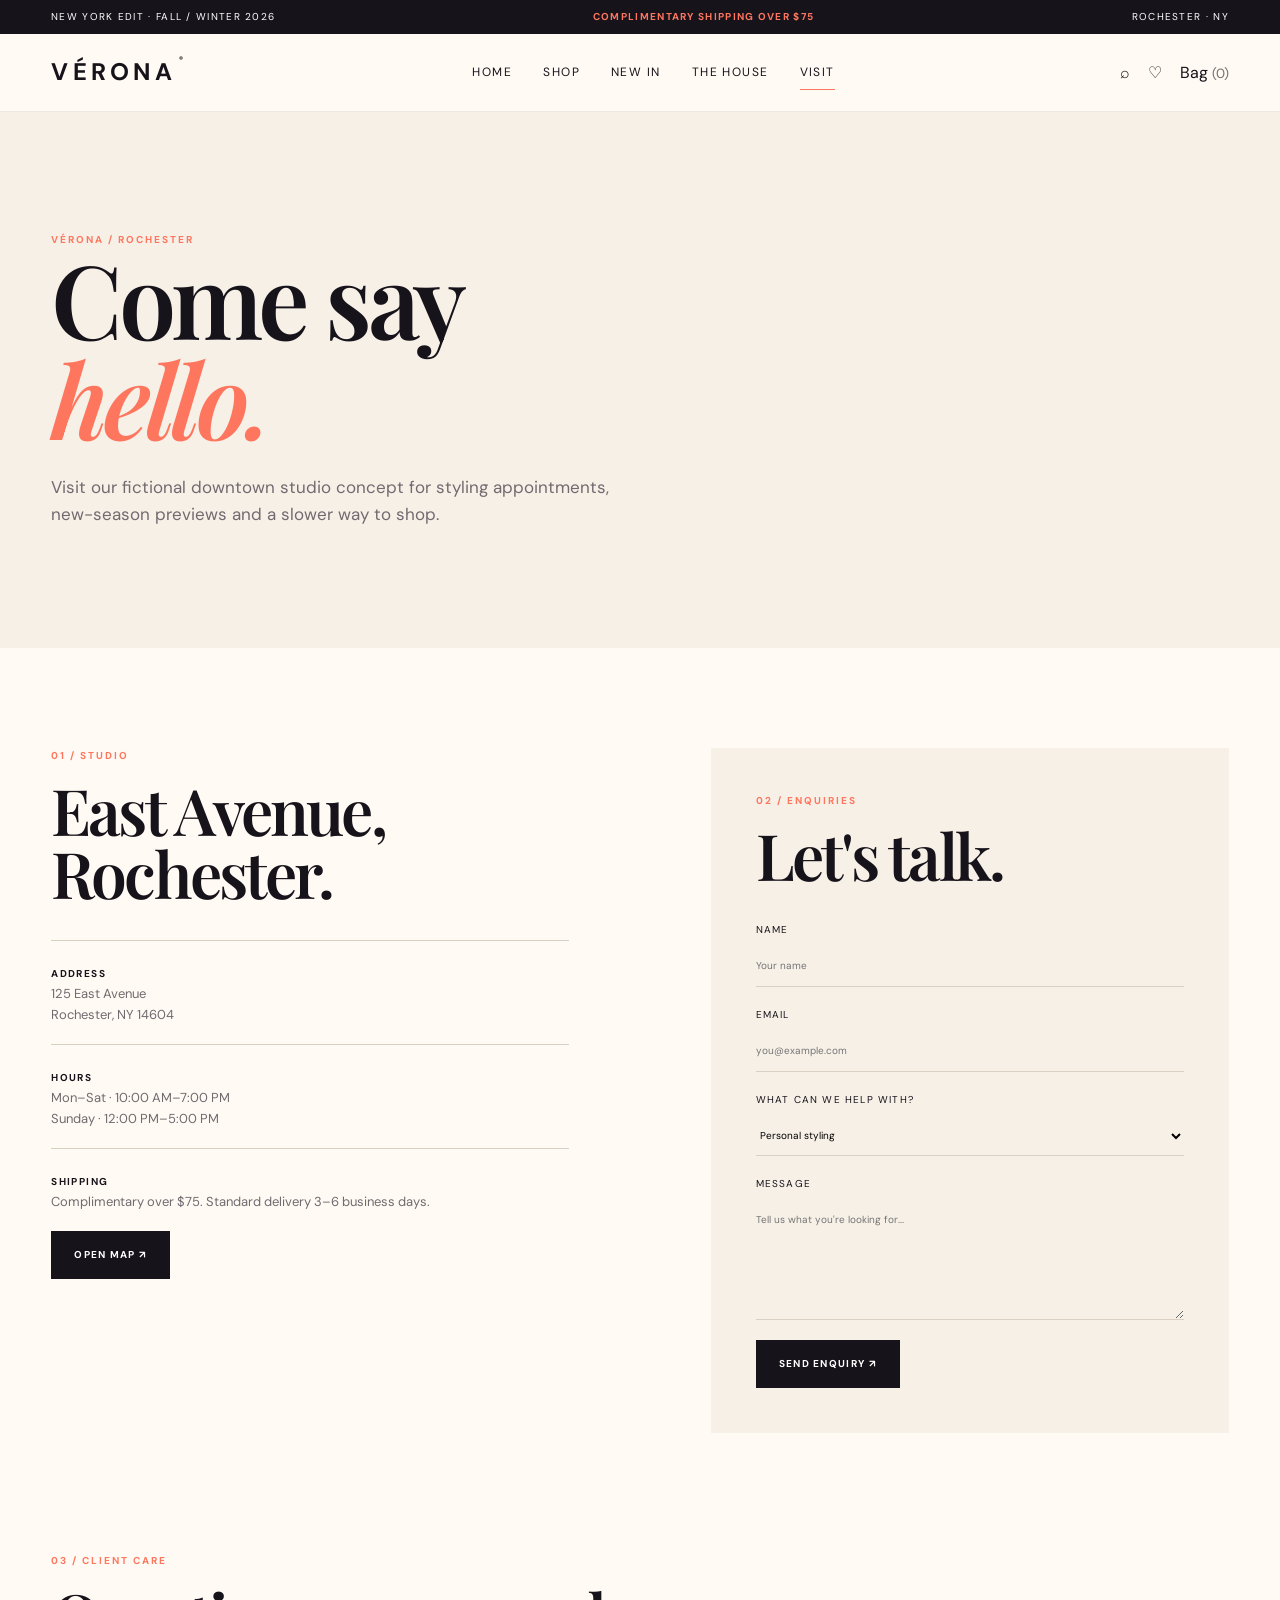
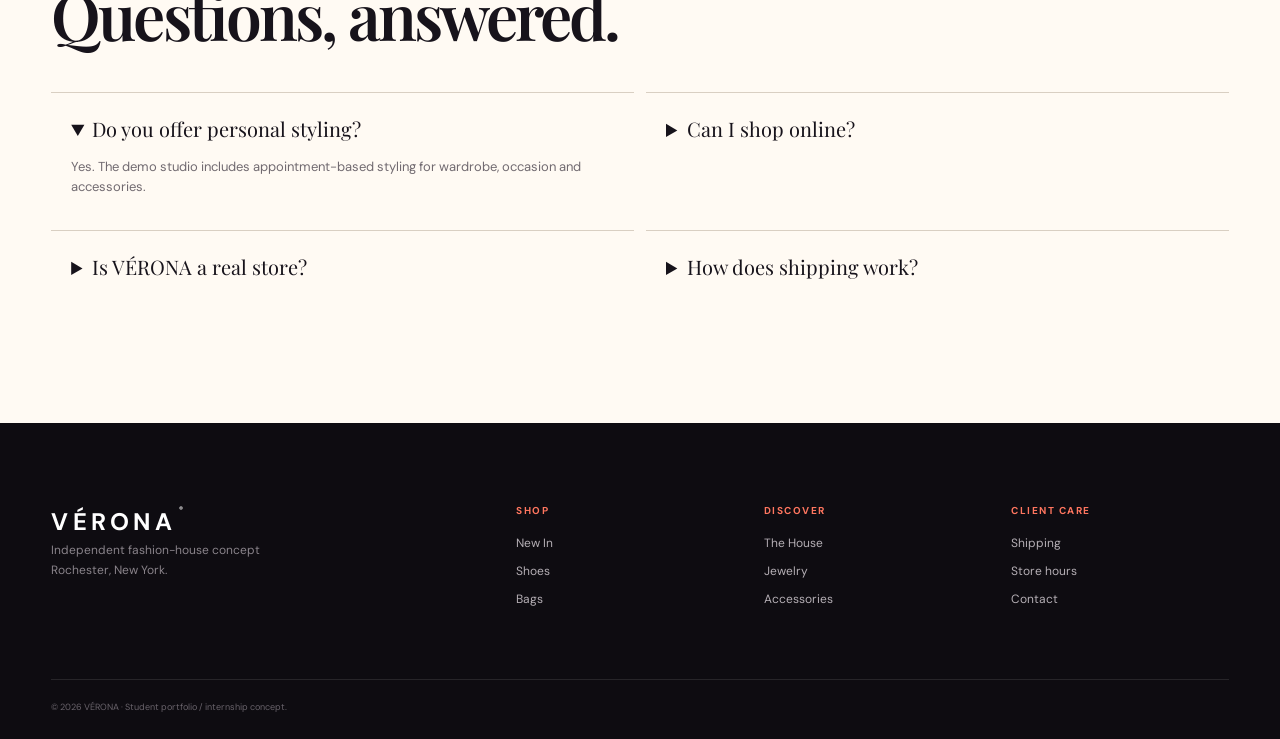
<file: contact.html>
<!doctype html><html lang="en"><head><meta charset="utf-8"><meta name="viewport" content="width=device-width,initial-scale=1"><title>Visit — VÉRONA</title><link rel="preconnect" href="https://fonts.googleapis.com"><link rel="preconnect" href="https://fonts.gstatic.com" crossorigin><link href="https://fonts.googleapis.com/css2?family=DM+Sans:wght@400;500;600;700&family=Playfair+Display:wght@500;600;700&display=swap" rel="stylesheet"><link rel="stylesheet" href="assets/style.css"></head><body><div class="announcement"><span>NEW YORK EDIT · FALL / WINTER 2026</span><b>Complimentary shipping over $75</b><span>Rochester · NY</span></div><header class="nav"><div class="navin"><button class="menu">☰</button><a class="logo" href="index.html">VÉRONA<span>®</span></a><nav class="links"><a href="index.html">Home</a><a href="services.html">Shop</a><a href="services.html#new">New In</a><a href="about.html">The House</a><a class="active" href="contact.html">Visit</a></nav><div class="actions"><button class="search">⌕</button><a href="#contact">♡</a><a href="#contact">Bag <small>(0)</small></a></div></div></header><main><section class="contact-hero"><div class="wrap"><span class="eyebrow">VÉRONA / ROCHESTER</span><h1>Come say<br><em>hello.</em></h1><p>Visit our fictional downtown studio concept for styling appointments, new-season previews and a slower way to shop.</p></div></section><section class="contact-layout wrap"><div class="contact-info"><span class="eyebrow">01 / Studio</span><h2>East Avenue,<br>Rochester.</h2><div class="detail"><b>Address</b><p>125 East Avenue<br>Rochester, NY 14604</p></div><div class="detail" id="hours"><b>Hours</b><p>Mon–Sat · 10:00 AM–7:00 PM<br>Sunday · 12:00 PM–5:00 PM</p></div><div class="detail" id="shipping"><b>Shipping</b><p>Complimentary over $75. Standard delivery 3–6 business days.</p></div><a class="btn primary" href="https://www.google.com/maps/search/?api=1&query=125+East+Avenue+Rochester+NY+14604" target="_blank">Open map ↗</a></div><form class="contact-form" id="contactForm"><span class="eyebrow">02 / Enquiries</span><h2>Let's talk.</h2><label>Name<input name="name" required placeholder="Your name"></label><label>Email<input type="email" name="email" required placeholder="you@example.com"></label><label>What can we help with?<select name="topic"><option>Personal styling</option><option>Product question</option><option>Visit the studio</option><option>Shipping</option><option>Other</option></select></label><label>Message<textarea name="message" rows="5" required placeholder="Tell us what you're looking for..."></textarea></label><button class="btn primary" type="submit">Send enquiry ↗</button><p id="formMsg" class="form-msg"></p></form></section><section class="faq wrap" id="contact"><span class="eyebrow">03 / Client care</span><h2>Questions, answered.</h2><div class="faq-grid"><details open><summary>Do you offer personal styling?</summary><p>Yes. The demo studio includes appointment-based styling for wardrobe, occasion and accessories.</p></details><details><summary>Can I shop online?</summary><p>Yes. The Shop page is a fully responsive catalogue experience for this internship concept.</p></details><details><summary>Is VÉRONA a real store?</summary><p>No. VÉRONA is a fictional student portfolio concept created for the Synent Technologies internship task.</p></details><details><summary>How does shipping work?</summary><p>Complimentary shipping is presented above $75 with a 3–6 business day fictional delivery window.</p></details></div></section></main><footer class="footer"><div class="wrap footgrid"><div><a class="logo footer-logo" href="index.html">VÉRONA<span>®</span></a><p>Independent fashion-house concept<br>Rochester, New York.</p></div><div><h4>Shop</h4><a href="services.html#new">New In</a><a href="services.html#shoes">Shoes</a><a href="services.html#bags">Bags</a></div><div><h4>Discover</h4><a href="about.html">The House</a><a href="services.html#jewelry">Jewelry</a><a href="services.html#accessories">Accessories</a></div><div><h4>Client care</h4><a href="#shipping">Shipping</a><a href="#hours">Store hours</a><a href="#contact">Contact</a></div></div><div class="wrap credit">© 2026 VÉRONA · Student portfolio / internship concept.</div></footer><script src="assets/script.js"></script></body></html>
</file>
<file: assets/style.css>
/* =========================================================
   VÉRONA — PREMIUM FASHION E-COMMERCE
   Synent Technologies — Task 7
   Organized Responsive Stylesheet
   ========================================================= */

/* =========================================================
   01. DESIGN TOKENS
   ========================================================= */

:root {
  --ink: #17131b;
  --black: #0e0c11;

  --cream: #f6f0e7;
  --paper: #fffaf3;
  --white: #ffffff;

  --coral: #ff765f;
  --lilac: #c7a7ff;
  --mint: #b8e3d0;

  --soft-bg: #eee7df;
  --border: #d9cfc2;

  --muted: #716a70;
  --muted-light: #aaa2aa;

  --success: #238158;

  --serif: "Playfair Display", Georgia, serif;
  --sans: "DM Sans", Arial, sans-serif;

  --container: 1240px;

  --radius-sm: 4px;
  --radius-md: 10px;
  --radius-lg: 18px;

  --shadow-sm: 0 8px 25px rgba(23, 19, 27, 0.08);
  --shadow-md: 0 18px 50px rgba(23, 19, 27, 0.12);
  --shadow-lg: 0 25px 70px rgba(23, 19, 27, 0.18);

  --transition: 0.3s ease;
}

/* =========================================================
   02. RESET / GLOBAL
   ========================================================= */

* {
  box-sizing: border-box;
  margin: 0;
  padding: 0;
}

html {
  scroll-behavior: smooth;
}

body {
  background: var(--paper);
  color: var(--ink);
  font-family: var(--sans);
  line-height: 1.6;
  overflow-x: hidden;
}

img {
  display: block;
  width: 100%;
  max-width: 100%;
}

a {
  color: inherit;
  text-decoration: none;
}

button,
input,
textarea,
select {
  font: inherit;
}

button {
  cursor: pointer;
}

ul {
  list-style: none;
}

::selection {
  background: var(--coral);
  color: var(--ink);
}

/* =========================================================
   03. CONTAINER / TYPOGRAPHY
   ========================================================= */

.wrap {
  width: min(var(--container), 92%);
  margin-inline: auto;
}

h1,
h2 {
  font-family: var(--serif);
  font-weight: 600;
  line-height: 0.98;
  letter-spacing: -0.045em;
}

h3 {
  line-height: 1.1;
  font-weight: 600;
}

h1 {
  font-size: clamp(58px, 8vw, 112px);
}

h2 {
  font-size: clamp(42px, 5vw, 76px);
}

h3 {
  font-size: 22px;
}

.eyebrow {
  display: block;
  color: var(--coral);
  font-size: 10px;
  font-weight: 700;
  letter-spacing: 0.2em;
  text-transform: uppercase;
}

h1 em,
h2 em,
.hero-copy h1 em,
.shop-hero h1 em,
.about-hero h1 em,
.contact-hero h1 em {
  color: var(--coral);
  font-style: italic;
}

/* =========================================================
   04. ANNOUNCEMENT BAR
   ========================================================= */

.announcement {
  min-height: 34px;
  padding: 8px 4%;

  display: flex;
  align-items: center;
  justify-content: space-between;
  gap: 20px;

  background: var(--ink);
  color: var(--white);

  font-size: 10px;
  letter-spacing: 0.13em;
  text-transform: uppercase;
}

.announcement b {
  color: var(--coral);
}

/* =========================================================
   05. MAIN NAVIGATION
   ========================================================= */

.nav {
  position: sticky;
  top: 0;
  z-index: 100;

  height: 78px;

  background: rgba(255, 250, 243, 0.94);
  backdrop-filter: blur(18px);

  border-bottom: 1px solid rgba(23, 19, 27, 0.08);
}

.navin {
  width: min(var(--container), 92%);
  height: 100%;
  margin-inline: auto;

  display: flex;
  align-items: center;
  justify-content: space-between;
  gap: 30px;
}

.logo {
  font-size: 24px;
  font-weight: 700;
  letter-spacing: 0.18em;
}

.logo span {
  margin-left: 3px;
  font-size: 8px;
  vertical-align: top;
}

.links {
  display: flex;
  align-items: center;
  gap: 31px;

  font-size: 12px;
  letter-spacing: 0.12em;
  text-transform: uppercase;
}

.links a {
  position: relative;
}

.links a::after {
  content: "";

  position: absolute;
  left: 0;
  bottom: -8px;

  width: 0;
  height: 1px;

  background: var(--coral);
  transition: var(--transition);
}

.links a:hover::after,
.links a.active::after {
  width: 100%;
}

.actions {
  display: flex;
  align-items: center;
  gap: 18px;
}

.actions button,
.menu {
  border: 0;
  background: transparent;
  color: inherit;
}

.actions small {
  opacity: 0.6;
}

.menu {
  display: none;
}

/* =========================================================
   06. BUTTONS / LINKS
   ========================================================= */

.buttons {
  display: flex;
  align-items: center;
  flex-wrap: wrap;
  gap: 20px;
}

.btn {
  display: inline-flex;
  align-items: center;
  justify-content: center;
  gap: 18px;

  min-height: 48px;
  padding: 14px 22px;

  border: 1px solid var(--ink);

  font-size: 10px;
  font-weight: 700;
  letter-spacing: 0.13em;
  text-transform: uppercase;

  transition: var(--transition);
}

.btn.primary {
  background: var(--ink);
  color: var(--white);
}

.btn.primary:hover {
  background: var(--coral);
  border-color: var(--coral);
}

.btn.outline {
  color: var(--white);
  border-color: rgba(255, 255, 255, 0.4);
}

.btn.outline:hover {
  background: var(--white);
  color: var(--ink);
}

.btn.cream {
  background: var(--paper);
  border-color: var(--paper);
  color: var(--ink);
}

.textlink {
  font-size: 10px;
  font-weight: 700;
  letter-spacing: 0.12em;
  text-transform: uppercase;
}

.textlink span {
  color: var(--coral);
  font-size: 18px;
}

/* =========================================================
   07. HERO
   ========================================================= */

.hero2 {
  min-height: calc(100vh - 112px);

  display: grid;
  grid-template-columns: 1fr 1fr;

  background: var(--cream);
}

.hero-copy {
  display: flex;
  flex-direction: column;
  justify-content: center;

  padding: 9% 7% 7% max(4vw, calc((100vw - var(--container)) / 2));
}

.hero-copy p {
  max-width: 550px;
  margin: 28px 0;

  color: var(--muted);
  font-size: 17px;
}

.hero-image {
  position: relative;
  min-height: 650px;
  overflow: hidden;

  background: var(--lilac);
}

.hero-image img {
  width: 100%;
  height: 100%;
  object-fit: cover;
  mix-blend-mode: multiply;
}

.floating-card {
  position: absolute;
  right: 6%;
  bottom: 7%;

  min-width: 190px;
  padding: 20px 24px;

  background: var(--paper);
  box-shadow: var(--shadow-lg);
}

.floating-card span,
.floating-card small {
  display: block;

  color: var(--muted);
  font-size: 10px;
  letter-spacing: 0.12em;
  text-transform: uppercase;
}

.floating-card strong {
  display: block;

  margin: 6px 0;

  font-family: var(--serif);
  font-size: 24px;
}

.hero-meta {
  display: flex;
  gap: 40px;

  margin-top: 65px;
  padding-top: 20px;

  border-top: 1px solid rgba(23, 19, 27, 0.2);
}

.hero-meta div {
  display: flex;
  flex-direction: column;
}

.hero-meta b {
  font-family: var(--serif);
  font-size: 28px;
}

.hero-meta span {
  color: var(--muted);
  font-size: 9px;
  letter-spacing: 0.12em;
  text-transform: uppercase;
}

/* =========================================================
   08. TICKER
   ========================================================= */

.ticker {
  overflow: hidden;

  padding: 15px 0;

  background: var(--coral);
  color: var(--ink);

  white-space: nowrap;

  font-size: 12px;
  font-weight: 700;
  letter-spacing: 0.16em;
}

.ticker div {
  animation: tickerMove 20s linear infinite;
}

.ticker i {
  padding: 0 35px;
}

@keyframes tickerMove {
  to {
    transform: translateX(-20%);
  }
}

/* =========================================================
   09. TRUST / STORE BENEFITS
   ========================================================= */

.trust-bar {
  padding: 20px 0;

  background: var(--white);

  border-top: 1px solid var(--border);
  border-bottom: 1px solid var(--border);
}

.trust-grid {
  display: grid;
  grid-template-columns: repeat(4, 1fr);
}

.trust-item {
  display: flex;
  align-items: center;
  gap: 13px;

  padding: 8px 24px;

  border-right: 1px solid var(--border);
}

.trust-item:first-child {
  padding-left: 0;
}

.trust-item:last-child {
  border-right: 0;
}

.trust-icon {
  width: 34px;
  height: 34px;
  flex: 0 0 34px;

  display: grid;
  place-items: center;

  border: 1px solid var(--ink);
  border-radius: 50%;

  font-weight: 700;
}

.trust-item strong {
  display: block;
  font-size: 11px;
}

.trust-item small {
  display: block;

  margin-top: 2px;

  color: var(--muted);
  font-size: 9px;
}

/* =========================================================
   10. GENERAL SECTIONS
   ========================================================= */

.section {
  padding: 115px 0;
}

.section-top {
  display: flex;
  align-items: end;
  justify-content: space-between;
  gap: 40px;

  margin-bottom: 55px;
}

.section-top p {
  max-width: 440px;
  margin: 0;

  color: var(--muted);
}

/* =========================================================
   11. CATEGORY / COLLECTION GRID
   ========================================================= */

.category-grid {
  display: grid;

  grid-template-columns: repeat(4, 1fr);
  grid-auto-rows: 280px;

  gap: 14px;
}

.category {
  position: relative;
  overflow: hidden;

  background: #ddd;
}

.category.tall {
  grid-row: span 2;
}

.category:nth-child(2) {
  grid-column: span 2;
}

.category img {
  width: 100%;
  height: 100%;
  object-fit: cover;

  transition: 0.6s ease;
}

.category:hover img {
  transform: scale(1.06);
}

.category::after {
  content: "";

  position: absolute;
  inset: 0;

  background: linear-gradient(transparent 35%, rgba(23, 19, 27, 0.75));
}

.category div {
  position: absolute;
  left: 25px;
  bottom: 22px;
  z-index: 2;

  color: var(--white);
}

.category span {
  font-size: 9px;
  letter-spacing: 0.15em;
}

.category h3 {
  margin: 5px 0;

  font-family: var(--serif);
  font-size: 34px;
}

.category b {
  font-size: 10px;
  letter-spacing: 0.12em;
  text-transform: uppercase;
}

/* =========================================================
   12. BEST SELLERS
   ========================================================= */

.best-section {
  background: var(--paper);
}

.best-grid {
  display: grid;
  grid-template-columns: repeat(2, 1fr);
  gap: 18px;
}

.best-card {
  display: grid;
  grid-template-columns: 1fr 1fr;

  min-height: 390px;

  background: var(--cream);
}

.best-card img {
  width: 100%;
  height: 100%;
  min-height: 390px;

  object-fit: cover;
}

.best-card div {
  align-self: end;
  padding: 35px;
}

.best-card span {
  color: var(--muted);
  font-size: 9px;
  letter-spacing: 0.14em;
}

.best-card h3 {
  margin: 10px 0;

  font-family: var(--serif);
  font-size: 28px;
}

.best-card p {
  margin-bottom: 25px;

  color: var(--muted);
  font-size: 12px;
}

.best-card a {
  font-size: 10px;
  font-weight: 700;
  letter-spacing: 0.12em;
  text-transform: uppercase;
}

/* =========================================================
   13. DARK PRODUCT SECTION
   ========================================================= */

.dark-panel {
  padding: 110px 0;

  background: var(--ink);
  color: var(--white);
}

.lighttop p {
  color: #aaa;
}

.lighttop .eyebrow {
  color: var(--lilac);
}

/* =========================================================
   14. PRODUCT GRID
   ========================================================= */

.product-grid {
  display: grid;

  grid-template-columns: repeat(4, 1fr);

  gap: 18px;
}

.product {
  min-width: 0;
}

.product-img {
  position: relative;
  height: 390px;
  overflow: hidden;

  background: var(--soft-bg);
}

.product-img img {
  width: 100%;
  height: 100%;

  object-fit: cover;

  transition: 0.5s ease;
}

.product:hover .product-img img {
  transform: scale(1.04);
}

.pill,
.shop-img span {
  position: absolute;
  top: 14px;
  left: 14px;
  z-index: 2;

  padding: 7px 10px;

  background: var(--paper);
  color: var(--ink);

  font-size: 8px;
  font-weight: 700;
  letter-spacing: 0.13em;
}

.product-info {
  padding: 18px 0;
}

.product-info span,
.product-info b {
  color: #a8a0a8;

  font-size: 10px;
  letter-spacing: 0.1em;
  text-transform: uppercase;
}

.product-info h3 {
  margin: 8px 0;

  color: var(--white);

  font-family: var(--serif);
  font-size: 24px;
}

.product-info b {
  color: var(--coral);
  font-size: 12px;
}

/* =========================================================
   15. QUICK ADD / CART TOAST
   ========================================================= */

.quick-add {
  width: 100%;

  margin-top: 10px;
  padding: 10px 12px;

  background: transparent;
  border: 1px solid var(--ink);

  font-size: 9px;
  letter-spacing: 0.1em;
  text-transform: uppercase;

  transition: var(--transition);
}

.quick-add:hover {
  background: var(--ink);
  color: var(--white);
}

.cart-toast {
  position: fixed;
  right: 20px;
  bottom: 20px;
  z-index: 200;

  padding: 15px 20px;

  background: var(--ink);
  color: var(--white);

  box-shadow: var(--shadow-md);

  transform: translateY(120px);
  transition: 0.3s ease;
}

.cart-toast.show {
  transform: translateY(0);
}

/* =========================================================
   16. EDITORIAL / BRAND STORY
   ========================================================= */

.editorial {
  display: grid;

  grid-template-columns: 1.08fr 0.92fr;
  align-items: center;
  gap: 8%;

  padding: 130px 0;
}

.editorial-image {
  position: relative;
  height: 690px;
  overflow: hidden;

  background: var(--mint);
}

.editorial-image img {
  width: 100%;
  height: 100%;
  object-fit: cover;
}

.editorial-image span {
  position: absolute;
  left: 20px;
  bottom: 20px;

  padding: 10px 14px;

  background: var(--ink);
  color: var(--white);

  font-size: 9px;
  letter-spacing: 0.15em;
}

.editorial-copy h2 {
  margin: 18px 0 25px;
}

.editorial-copy > p {
  max-width: 510px;
  margin-bottom: 35px;

  color: var(--muted);
  font-size: 17px;
}

.quote {
  margin-top: 50px;
  padding-top: 20px;

  border-top: 1px solid var(--border);

  font-family: var(--serif);
  font-size: 22px;
  font-style: italic;
}

/* =========================================================
   17. BRAND STATISTICS
   ========================================================= */

.strip-section {
  padding: 28px 0;

  background: var(--lilac);
}

.strip-section .wrap {
  display: grid;
  grid-template-columns: repeat(5, 1fr);
}

.mini-stat {
  display: flex;
  flex-direction: column;

  padding: 4px 20px;

  border-right: 1px solid rgba(23, 19, 27, 0.2);
}

.mini-stat:first-child {
  padding-left: 0;
}

.mini-stat:last-child {
  border-right: 0;
}

.mini-stat strong {
  font-family: var(--serif);
  font-size: 24px;
}

.mini-stat span {
  font-size: 9px;
  letter-spacing: 0.1em;
  text-transform: uppercase;
}

/* =========================================================
   18. TRENDING / CAMPAIGN
   ========================================================= */

.trending {
  background: var(--cream);
}

.trend-grid {
  display: grid;
  grid-template-columns: 1.35fr 0.65fr;
  gap: 18px;
}

.trend-main {
  position: relative;
  height: 650px;
  overflow: hidden;
}

.trend-main img {
  width: 100%;
  height: 100%;
  object-fit: cover;
}

.trend-main::after {
  content: "";

  position: absolute;
  inset: 0;

  background: linear-gradient(transparent 45%, rgba(23, 19, 27, 0.6));
}

.trend-main div {
  position: absolute;
  left: 30px;
  bottom: 30px;
  z-index: 2;

  color: var(--white);
}

.trend-main span {
  font-size: 9px;
  letter-spacing: 0.15em;
}

.trend-main h3 {
  margin-top: 7px;

  font-family: var(--serif);
  font-size: 42px;
}

.trend-side {
  display: grid;
  grid-template-rows: 1fr 1fr;
  gap: 18px;
}

.trend-side div {
  display: grid;
  grid-template-columns: 1fr 1fr;
  align-items: end;
  gap: 15px;

  padding: 18px;

  background: #e7ddd1;
}

.trend-side img {
  grid-row: span 2;

  width: 100%;
  height: 230px;

  object-fit: cover;
}

.trend-side h3 {
  font-family: var(--serif);
  font-size: 26px;
}

.trend-side p {
  margin: 0;

  color: var(--muted);
  font-size: 12px;
}

/* =========================================================
   19. TESTIMONIAL / SOCIAL PROOF
   ========================================================= */

.testimonial {
  padding: 120px 0;

  background: #dff1e7;

  text-align: center;
}

.testimonial .eyebrow {
  color: #604b89;
}

.stars {
  margin: 25px 0;

  color: var(--coral);

  letter-spacing: 0.3em;
}

blockquote {
  max-width: 900px;
  margin: 0 auto 25px;

  font-family: var(--serif);
  font-size: clamp(30px, 4vw, 54px);
  line-height: 1.1;
}

.author {
  font-size: 10px;
  letter-spacing: 0.15em;
}

/* =========================================================
   20. NEWSLETTER
   ========================================================= */

.newsletter {
  display: grid;
  grid-template-columns: 1fr 1fr;
  gap: 10%;

  padding: 110px max(4%, calc((100vw - var(--container)) / 2));

  background: var(--coral);
}

.newsletter h2 {
  margin-top: 15px;
}

.newsletter form {
  align-self: end;
}

.newsletter label {
  display: block;

  margin-bottom: 10px;

  font-size: 10px;
  letter-spacing: 0.15em;
  text-transform: uppercase;
}

.input-row {
  display: flex;

  border-bottom: 1px solid var(--ink);
}

.input-row input {
  flex: 1;

  padding: 14px 0;

  background: transparent;
  border: 0;
  outline: 0;
}

.input-row button {
  padding: 0;

  background: transparent;
  border: 0;

  font-size: 10px;
  font-weight: 700;
  letter-spacing: 0.1em;
  text-transform: uppercase;
}

.newsletter small {
  display: block;

  margin-top: 13px;

  font-size: 10px;
}

/* =========================================================
   21. ROCHESTER LOCATION CTA
   ========================================================= */

.local-band {
  padding: 100px 0;

  background: var(--ink);
  color: var(--white);
}

.local-band .wrap {
  display: flex;
  align-items: end;
  justify-content: space-between;
  gap: 50px;
}

.local-band .eyebrow {
  color: var(--coral);
}

.local-band p {
  color: #aaa;
  font-size: 13px;
}

/* =========================================================
   22. FOOTER
   ========================================================= */

.footer {
  padding: 80px 0 25px;

  background: var(--black);
  color: var(--white);
}

.footgrid {
  display: grid;
  grid-template-columns: 2fr 1fr 1fr 1fr;
  gap: 30px;
}

.footer p {
  color: #89838a;
  font-size: 12px;
}

.footer h4 {
  margin-bottom: 15px;

  color: var(--coral);

  font-size: 10px;
  letter-spacing: 0.15em;
  text-transform: uppercase;
}

.footer a:not(.logo) {
  display: block;

  margin: 9px 0;

  color: #b5afb5;
  font-size: 12px;

  transition: var(--transition);
}

.footer a:not(.logo):hover {
  color: var(--white);
  transform: translateX(3px);
}

.footer-logo {
  color: var(--white);
}

.credit {
  margin-top: 60px;
  padding-top: 20px;

  border-top: 1px solid rgba(255, 255, 255, 0.1);

  color: #69636b;
  font-size: 9px;
}

/* =========================================================
   23. SHOP PAGE
   ========================================================= */

.shop-hero,
.about-hero,
.contact-hero {
  padding: 120px 0;

  background: var(--cream);
}

.shop-hero p,
.about-hero p,
.contact-hero p {
  max-width: 600px;
  margin-top: 25px;

  color: var(--muted);
  font-size: 17px;
}

.shop-wrap {
  padding: 65px 0 120px;
}

.filterbar {
  display: flex;
  align-items: center;
  justify-content: space-between;
  gap: 25px;

  margin-bottom: 30px;
  padding-bottom: 16px;

  border-bottom: 1px solid var(--border);
}

.filters {
  display: flex;
  flex-wrap: wrap;
  gap: 8px;
}

.filter {
  padding: 9px 13px;

  background: transparent;
  border: 1px solid var(--border);

  font-size: 9px;
  letter-spacing: 0.1em;
  text-transform: uppercase;

  transition: var(--transition);
}

.filter.active,
.filter:hover {
  background: var(--ink);
  border-color: var(--ink);
  color: var(--white);
}

.count {
  color: var(--muted);
  font-size: 10px;
}

.shop-tools {
  display: flex;
  align-items: center;
  gap: 10px;
}

.shop-search {
  min-width: 220px;

  padding: 10px 14px;

  background: transparent;
  border: 1px solid var(--border);

  outline: 0;

  font-size: 11px;
}

.shop-grid {
  display: grid;

  grid-template-columns: repeat(4, 1fr);

  gap: 35px 18px;
}

.shop-card {
  min-width: 0;
}

.shop-img {
  position: relative;
  height: 390px;
  overflow: hidden;

  background: var(--soft-bg);
}

.shop-img img {
  width: 100%;
  height: 100%;
  object-fit: cover;

  transition: 0.5s ease;
}

.shop-card:hover .shop-img img {
  transform: scale(1.04);
}

.shop-card small {
  display: block;

  margin-top: 15px;

  color: var(--muted);
  font-size: 8px;
  letter-spacing: 0.14em;
}

.shop-card h3 {
  margin: 7px 0;

  font-family: var(--serif);
  font-size: 22px;
}

.shop-card > b {
  font-size: 12px;
}

.shop-cta {
  padding: 100px 0;

  background: var(--lilac);
}

.shop-cta h2 {
  margin: 15px 0 30px;
}

/* =========================================================
   24. SHOP TRUST / POLICIES
   ========================================================= */

.trust-page {
  padding: 0 0 110px;
}

.trust-page .trust-grid {
  padding: 0;

  border: 1px solid var(--border);
}

.policy-grid {
  display: grid;
  grid-template-columns: repeat(3, 1fr);
  gap: 14px;
}

.policy-card {
  padding: 28px;

  background: var(--cream);

  border-top: 2px solid var(--coral);
}

.policy-card h3 {
  margin: 5px 0 10px;

  font-family: var(--serif);
  font-size: 24px;
}

.policy-card p {
  margin: 0;

  color: var(--muted);
  font-size: 12px;
}

/* =========================================================
   25. ABOUT PAGE
   ========================================================= */

.about-story {
  display: grid;
  grid-template-columns: 1fr 1fr;
  gap: 9%;

  padding: 120px 0;
}

.story-image {
  height: 650px;

  background: var(--mint);
}

.story-image img {
  width: 100%;
  height: 100%;
  object-fit: cover;
}

.story-copy h2 {
  margin: 15px 0 25px;
}

.story-copy > p {
  max-width: 530px;

  color: var(--muted);
  font-size: 16px;
}

.values {
  margin-top: 50px;

  border-top: 1px solid var(--border);
}

.values div {
  display: grid;
  grid-template-columns: 50px 1fr 1fr;
  align-items: center;

  padding: 16px 0;

  border-bottom: 1px solid var(--border);
}

.values b {
  font-family: var(--serif);
}

.values strong {
  font-size: 13px;
}

.values span {
  color: var(--muted);
  font-size: 11px;
}

.about-dark {
  padding: 120px 0;

  background: var(--ink);
  color: var(--white);
}

.about-grid {
  display: grid;
  grid-template-columns: 1fr 1fr;
  align-items: end;
  gap: 10%;
}

.about-grid .eyebrow {
  color: var(--lilac);
}

.about-grid p {
  max-width: 560px;

  color: #b8b1ba;
  font-size: 20px;
}

.manifesto {
  padding: 130px 0;
}

.manifesto-grid {
  display: grid;
  grid-template-columns: 1fr 1fr;
  gap: 10%;

  margin-top: 50px;
}

.manifesto-grid h2 {
  font-size: clamp(45px, 5vw, 70px);
}

.manifesto-grid p {
  max-width: 500px;
  margin-bottom: 35px;

  color: var(--muted);
}

/* =========================================================
   26. CONTACT PAGE
   ========================================================= */

.contact-layout {
  display: grid;
  grid-template-columns: 1fr 1fr;
  gap: 12%;

  padding: 100px 0 120px;
}

.contact-info h2,
.contact-form h2 {
  margin: 15px 0 35px;
}

.detail {
  padding: 18px 0;

  border-top: 1px solid var(--border);
}

.detail b {
  font-size: 10px;
  letter-spacing: 0.14em;
  text-transform: uppercase;
}

.detail p {
  color: var(--muted);
  font-size: 13px;
}

.contact-form {
  padding: 45px;

  background: var(--cream);
}

.contact-form label {
  display: block;

  margin: 20px 0;

  font-size: 10px;
  letter-spacing: 0.12em;
  text-transform: uppercase;
}

.contact-form input,
.contact-form textarea,
.contact-form select {
  display: block;

  width: 100%;
  margin-top: 8px;
  padding: 12px 0;

  background: transparent;
  border: 0;
  border-bottom: 1px solid var(--border);

  outline: 0;
}

.contact-form textarea {
  min-height: 120px;
  resize: vertical;
}

.form-msg {
  color: var(--success);
  font-size: 11px;
}

/* =========================================================
   27. FAQ
   ========================================================= */

.faq {
  padding-bottom: 120px;
}

.faq h2 {
  margin: 15px 0 45px;
}

.faq-grid {
  display: grid;
  grid-template-columns: 1fr 1fr;
  gap: 12px;
}

.faq details {
  padding: 20px;

  border-top: 1px solid var(--border);
}

.faq summary {
  cursor: pointer;

  font-family: var(--serif);
  font-size: 20px;
}

.faq p {
  max-width: 600px;
  margin-top: 12px;

  color: var(--muted);
  font-size: 13px;
}

/* =========================================================
   28. MOBILE NAVIGATION
   ========================================================= */

@media (max-width: 900px) {
  .links {
    display: none;
  }

  .links.open {
    position: absolute;
    top: 112px;
    left: 0;
    right: 0;

    display: flex;
    flex-direction: column;
    align-items: flex-start;

    padding: 25px;

    background: var(--paper);
    border-bottom: 1px solid var(--border);

    box-shadow: var(--shadow-sm);
  }

  .menu {
    display: block;
  }
}

/* =========================================================
   29. TABLET
   ========================================================= */

@media (max-width: 1024px) {
  .product-grid,
  .shop-grid {
    grid-template-columns: repeat(3, 1fr);
  }

  .category-grid {
    grid-template-columns: repeat(3, 1fr);
  }

  .category:nth-child(2) {
    grid-column: span 1;
  }

  .strip-section .wrap {
    grid-template-columns: repeat(3, 1fr);
    gap: 20px;
  }

  .mini-stat {
    border-right: 0;
  }
}

/* =========================================================
   30. TABLET / SMALL LAPTOP
   ========================================================= */

@media (max-width: 900px) {
  .hero2 {
    grid-template-columns: 1fr;
  }

  .hero-copy {
    padding: 80px 6%;
  }

  .hero-image {
    min-height: 550px;
  }

  .category-grid {
    grid-template-columns: 1fr 1fr;
  }

  .category.tall {
    grid-row: span 1;
  }

  .product-grid,
  .shop-grid {
    grid-template-columns: repeat(2, 1fr);
  }

  .editorial,
  .about-story,
  .contact-layout {
    grid-template-columns: 1fr;
  }

  .editorial-image,
  .story-image {
    height: 520px;
  }

  .trend-grid {
    grid-template-columns: 1fr;
  }

  .newsletter,
  .about-grid,
  .manifesto-grid {
    grid-template-columns: 1fr;
    gap: 50px;
  }

  .local-band .wrap {
    display: block;
  }

  .footgrid {
    grid-template-columns: 1fr 1fr;
  }

  .faq-grid {
    grid-template-columns: 1fr;
  }

  .trust-grid {
    grid-template-columns: 1fr 1fr;
  }

  .trust-item {
    padding: 10px 8px;
  }

  .trust-item:first-child {
    padding-left: 8px;
  }

  .trust-item:nth-child(2) {
    border-right: 0;
  }

  .best-grid {
    grid-template-columns: 1fr;
  }

  .best-card {
    grid-template-columns: 1fr 1fr;
  }

  .policy-grid {
    grid-template-columns: 1fr 1fr;
  }

  .shop-tools {
    flex-wrap: wrap;
  }
}

/* =========================================================
   31. MOBILE
   ========================================================= */

@media (max-width: 560px) {
  .announcement {
    justify-content: center;
    font-size: 8px;
  }

  .announcement span:first-child {
    display: none;
  }

  .nav {
    height: 68px;
  }

  .navin {
    width: 94%;
  }

  .logo {
    font-size: 20px;
  }

  .actions {
    gap: 10px;
  }

  .actions .search,
  .actions > a:first-of-type {
    display: none;
  }

  h1 {
    font-size: 62px;
  }

  h2 {
    font-size: 44px;
  }

  .hero-image {
    min-height: 430px;
  }

  .hero-meta {
    gap: 18px;
    margin-top: 40px;
  }

  .hero-meta span {
    font-size: 7px;
  }

  .section,
  .dark-panel {
    padding: 75px 0;
  }

  .section-top {
    display: block;
    margin-bottom: 35px;
  }

  .section-top p {
    margin-top: 20px;
  }

  .category-grid,
  .product-grid,
  .shop-grid {
    grid-template-columns: 1fr 1fr;
    gap: 10px;
  }

  .category {
    height: 240px;
  }

  .category h3 {
    font-size: 25px;
  }

  .product-img,
  .shop-img {
    height: 250px;
  }

  .product-info h3,
  .shop-card h3 {
    font-size: 18px;
  }

  .editorial {
    padding-top: 75px;
    padding-bottom: 75px;
  }

  .editorial-image {
    height: 420px;
  }

  .trend-main {
    height: 450px;
  }

  .trend-main h3 {
    font-size: 30px;
  }

  .trend-side div {
    grid-template-columns: 1fr;
  }

  .trend-side img {
    grid-row: auto;
    height: 220px;
  }

  .strip-section .wrap {
    grid-template-columns: 1fr 1fr;
  }

  .newsletter {
    padding: 75px 6%;
  }

  .local-band {
    padding: 75px 0;
  }

  .footgrid {
    grid-template-columns: 1fr 1fr;
  }

  .contact-form {
    padding: 25px;
  }

  .shop-hero,
  .about-hero,
  .contact-hero {
    padding: 75px 0;
  }

  .shop-hero p,
  .about-hero p,
  .contact-hero p,
  .hero-copy p {
    font-size: 15px;
  }

  .filterbar {
    display: block;
  }

  .count {
    display: block;
    margin-top: 15px;
  }

  .filters {
    flex-wrap: nowrap;
    overflow-x: auto;
    padding-bottom: 4px;
  }

  .filter {
    flex: 0 0 auto;
    white-space: nowrap;
  }

  .shop-search {
    width: 100%;
    min-width: 100%;
  }

  .best-card {
    grid-template-columns: 1fr;
  }

  .best-card img {
    min-height: 280px;
  }

  .policy-grid {
    grid-template-columns: 1fr;
  }
}

/* =========================================================
   32. EXTRA SMALL PHONES
   ========================================================= */

@media (max-width: 400px) {
  .category-grid,
  .product-grid,
  .shop-grid {
    grid-template-columns: 1fr;
  }

  .category {
    height: 320px;
  }

  .product-img,
  .shop-img {
    height: 360px;
  }

  .footgrid {
    grid-template-columns: 1fr;
  }

  .trust-grid {
    grid-template-columns: 1fr;
  }

  .trust-item {
    border-right: 0;
    border-bottom: 1px solid var(--border);
  }

  .trust-item:last-child {
    border-bottom: 0;
  }
}
</file>
